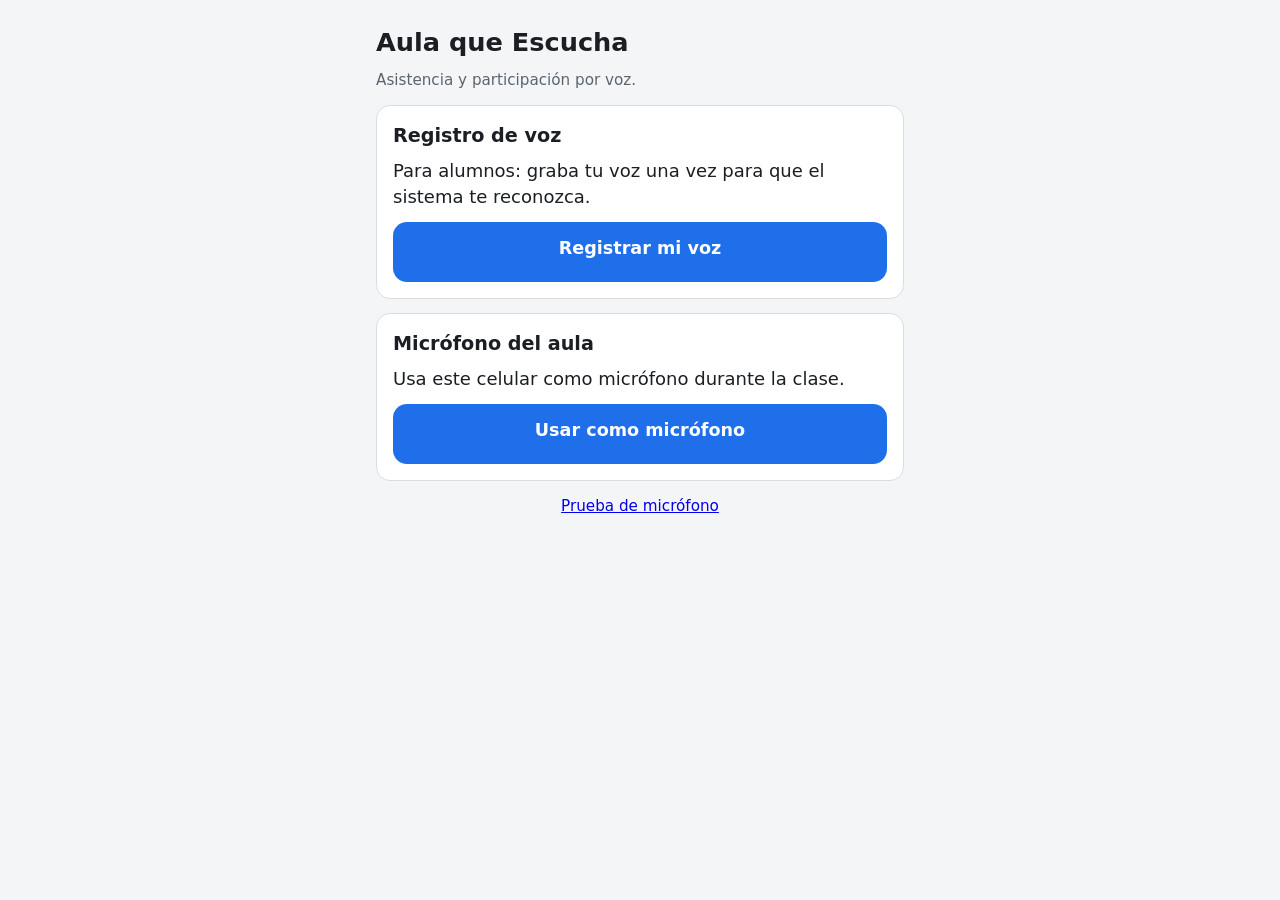
<file: static/index.html>
<!doctype html>
<html lang="es">
<head>
  <meta charset="utf-8">
  <meta name="viewport" content="width=device-width, initial-scale=1">
  <title>Aula que Escucha</title>
  <link rel="stylesheet" href="/static/css/estilo.css">
</head>
<body>
  <main>
    <h1>Aula que Escucha</h1>
    <p class="suave">Asistencia y participación por voz.</p>

    <div class="tarjeta">
      <h2>Registro de voz</h2>
      <p>Para alumnos: graba tu voz una vez para que el sistema te reconozca.</p>
      <a class="boton" href="/registro">Registrar mi voz</a>
    </div>

    <div class="tarjeta">
      <h2>Micrófono del aula</h2>
      <p>Usa este celular como micrófono durante la clase.</p>
      <a class="boton" href="/clase">Usar como micrófono</a>
    </div>
    <p class="suave centrado"><a href="/prueba-mic">Prueba de micrófono</a></p>
  </main>
</body>
</html>
</file>
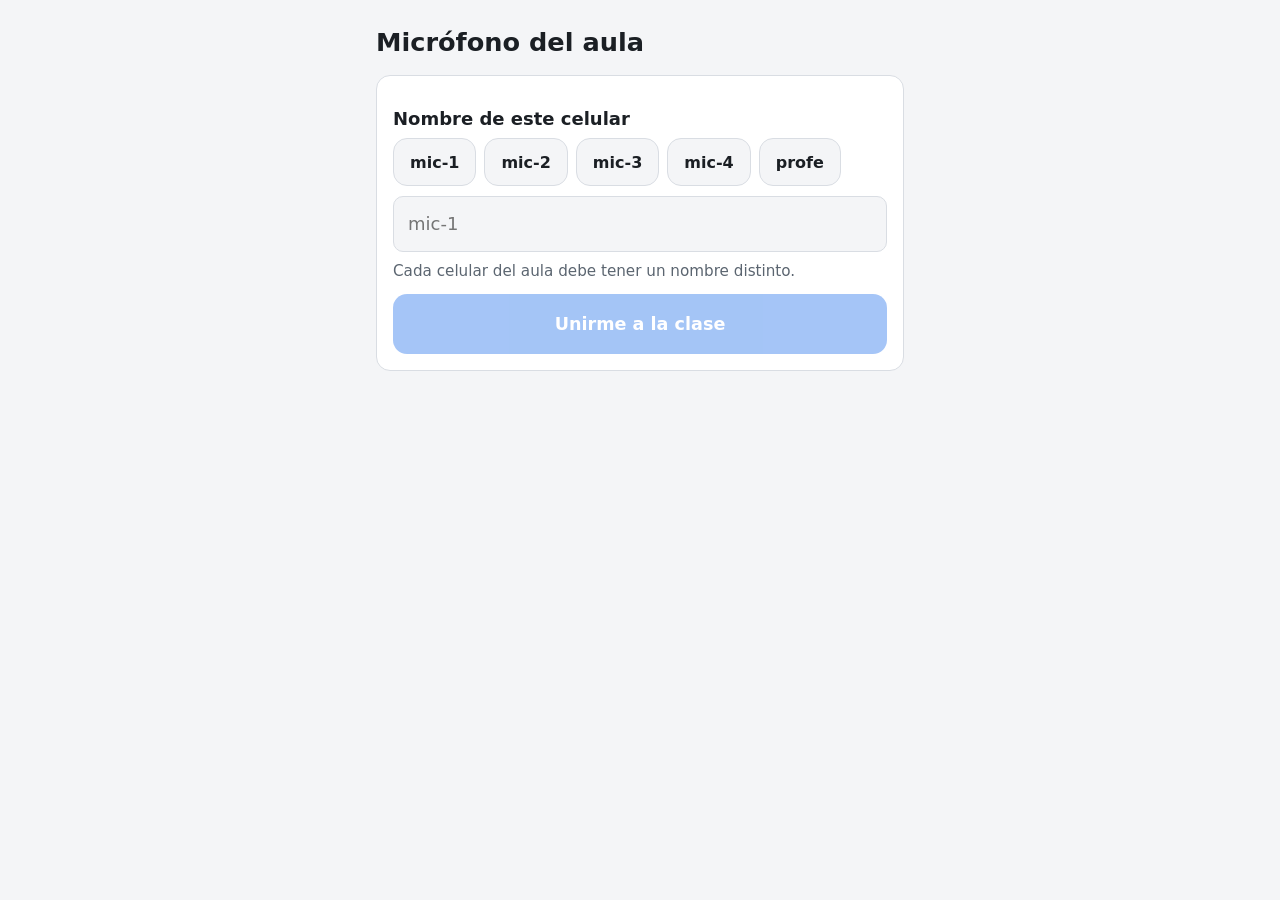
<file: static/clase.html>
<!doctype html>
<html lang="es">
<head>
  <meta charset="utf-8">
  <meta name="viewport" content="width=device-width, initial-scale=1">
  <title>Micrófono del aula · Aula que Escucha</title>
  <link rel="stylesheet" href="/static/css/estilo.css">
</head>
<body>
  <main>
    <p id="error-general" class="error oculto"></p>

    <!-- Paso 1: nombre del dispositivo -->
    <section id="paso-nombre">
      <h1>Micrófono del aula</h1>
      <div class="tarjeta">
        <label for="nombre">Nombre de este celular</label>
        <div id="sugerencias" class="chips"></div>
        <input id="nombre" type="text" autocomplete="off" autocapitalize="none" maxlength="20" placeholder="mic-1">
        <p class="suave">Cada celular del aula debe tener un nombre distinto.</p>
        <button id="unirme" disabled>Unirme a la clase</button>
      </div>
    </section>

    <!-- Paso 2: grabando -->
    <section id="paso-grabar" class="oculto">
      <div id="indicador" class="indicador espera">
        <div id="indicador-titulo">Esperando</div>
        <div id="indicador-texto" class="indicador-texto"></div>
      </div>
      <div class="tarjeta">
        <div class="fila-dato"><span class="suave">Celular</span><strong id="dato-nombre"></strong></div>
        <div class="fila-dato"><span class="suave">Clase</span><strong id="dato-sesion">—</strong></div>
        <div class="fila-dato"><span class="suave">Conexión</span><strong id="dato-conexion">—</strong></div>
        <div class="tiempo grande" id="tiempo">00:00:00</div>
        <div class="medidor"><div></div></div>
      </div>
      <div id="avisos"></div>
      <button id="cambiar" class="secundario">Cambiar nombre</button>
    </section>
  </main>
  <script type="module" src="/static/js/clase.js"></script>
</body>
</html>
</file>
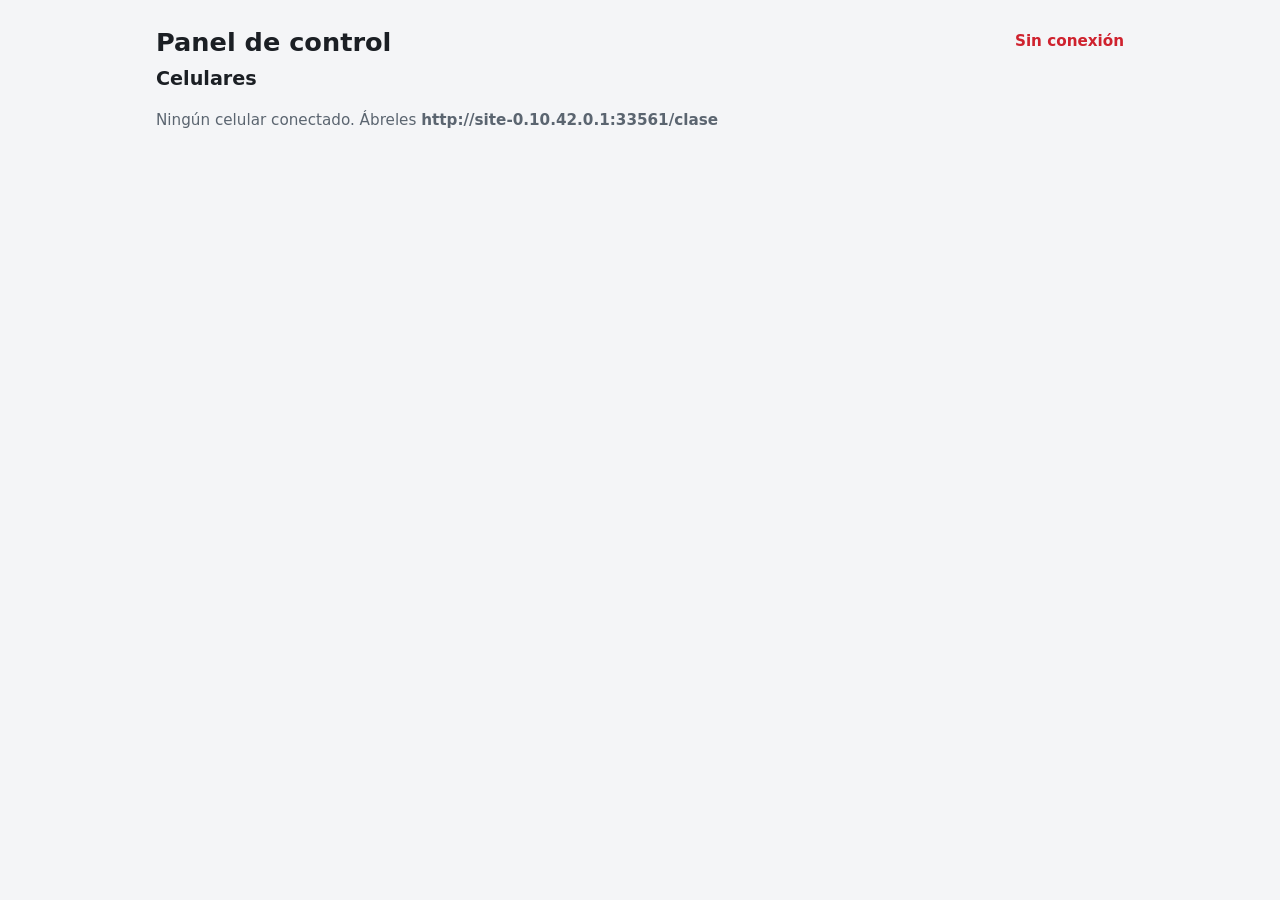
<file: static/control.html>
<!doctype html>
<html lang="es">
<head>
  <meta charset="utf-8">
  <meta name="viewport" content="width=device-width, initial-scale=1">
  <title>Panel de control · Aula que Escucha</title>
  <link rel="stylesheet" href="/static/css/estilo.css">
</head>
<body class="ancho">
  <main>
    <div class="cabecera-panel">
      <h1>Panel de control</h1>
      <span id="conexion-panel" class="estado mal">Conectando…</span>
    </div>
    <p id="error-general" class="error oculto"></p>

    <!-- Crear sesión -->
    <section id="crear" class="tarjeta oculto">
      <h2>Nueva sesión</h2>
      <div class="dos-columnas">
        <div>
          <label for="curso">Curso</label>
          <input id="curso" type="text" maxlength="60" placeholder="Redes de computadoras">
        </div>
        <div>
          <label for="tema">Tema</label>
          <input id="tema" type="text" maxlength="120" placeholder="Capa de transporte">
        </div>
      </div>
      <button id="btn-crear">Crear sesión</button>
    </section>

    <!-- Sesión activa -->
    <section id="sesion" class="tarjeta oculto">
      <div class="cabecera-panel">
        <div>
          <h2 id="ses-titulo"></h2>
          <p class="suave" id="ses-carpeta"></p>
        </div>
        <span id="ses-estado" class="insignia"></span>
      </div>
      <div class="tiempo grande" id="ses-tiempo">00:00:00</div>
      <p class="suave centrado" id="ses-total"></p>
      <div id="controles">
      <div class="botones-fila">
        <button id="btn-iniciar">▶ Iniciar grabación</button>
        <button id="btn-pausar" class="secundario">⏸ Pausar</button>
      </div>
      <div class="botones-fila">
        <input id="marca-etiqueta" type="text" maxlength="60" placeholder="Etiqueta de la marca (opcional)">
        <button id="btn-marca" class="secundario">✱ Marca</button>
      </div>
      <button id="btn-terminar" class="grabar">■ Terminar clase</button>
      </div>
    </section>

    <!-- Resultado al terminar -->
    <section id="resultado" class="tarjeta oculto">
      <h2>Comprobación de los archivos</h2>
      <table>
        <thead><tr><th>Dispositivo</th><th>Formato</th><th>Duración real</th><th>Esperada</th><th>Diferencia</th><th>Pausas</th><th>Huecos</th><th title="Audio en cero exacto: si es alto, el celular aplicó un filtro de ruido">Ceros</th></tr></thead>
        <tbody id="resultado-filas"></tbody>
      </table>
    </section>

    <!-- Reconocimiento de voz en vivo -->
    <section id="voz" class="tarjeta oculto">
      <div class="cabecera-panel">
        <h2>Asistencia por voz</h2>
        <span id="voz-presentes" class="insignia"></span>
      </div>
      <p id="voz-mensaje" class="suave"></p>
      <table>
        <thead><tr><th>Alumno</th><th>Estado</th><th>Desde</th><th>Veces</th><th title="Similitud más alta con su huella de voz">Similitud</th></tr></thead>
        <tbody id="voz-alumnos"></tbody>
      </table>
      <h3>Últimas voces</h3>
      <table>
        <thead><tr><th>Hora</th><th>Celular</th><th>Minuto</th><th>Quién</th><th>Similitud</th><th title="Tiempo que tardó en identificar desde que llegó el audio">Demora</th></tr></thead>
        <tbody id="voz-ultimos"></tbody>
      </table>
      <p id="voz-latencia" class="suave pequeño"></p>
    </section>

    <h2>Celulares</h2>
    <div id="dispositivos" class="rejilla"></div>
    <p id="sin-dispositivos" class="suave">Ningún celular conectado. Ábreles <strong id="url-clase"></strong></p>

    <section id="marcas" class="tarjeta oculto">
      <h2>Marcas</h2>
      <ol id="marcas-lista"></ol>
    </section>
  </main>
  <script type="module" src="/static/js/control.js"></script>
</body>
</html>
</file>
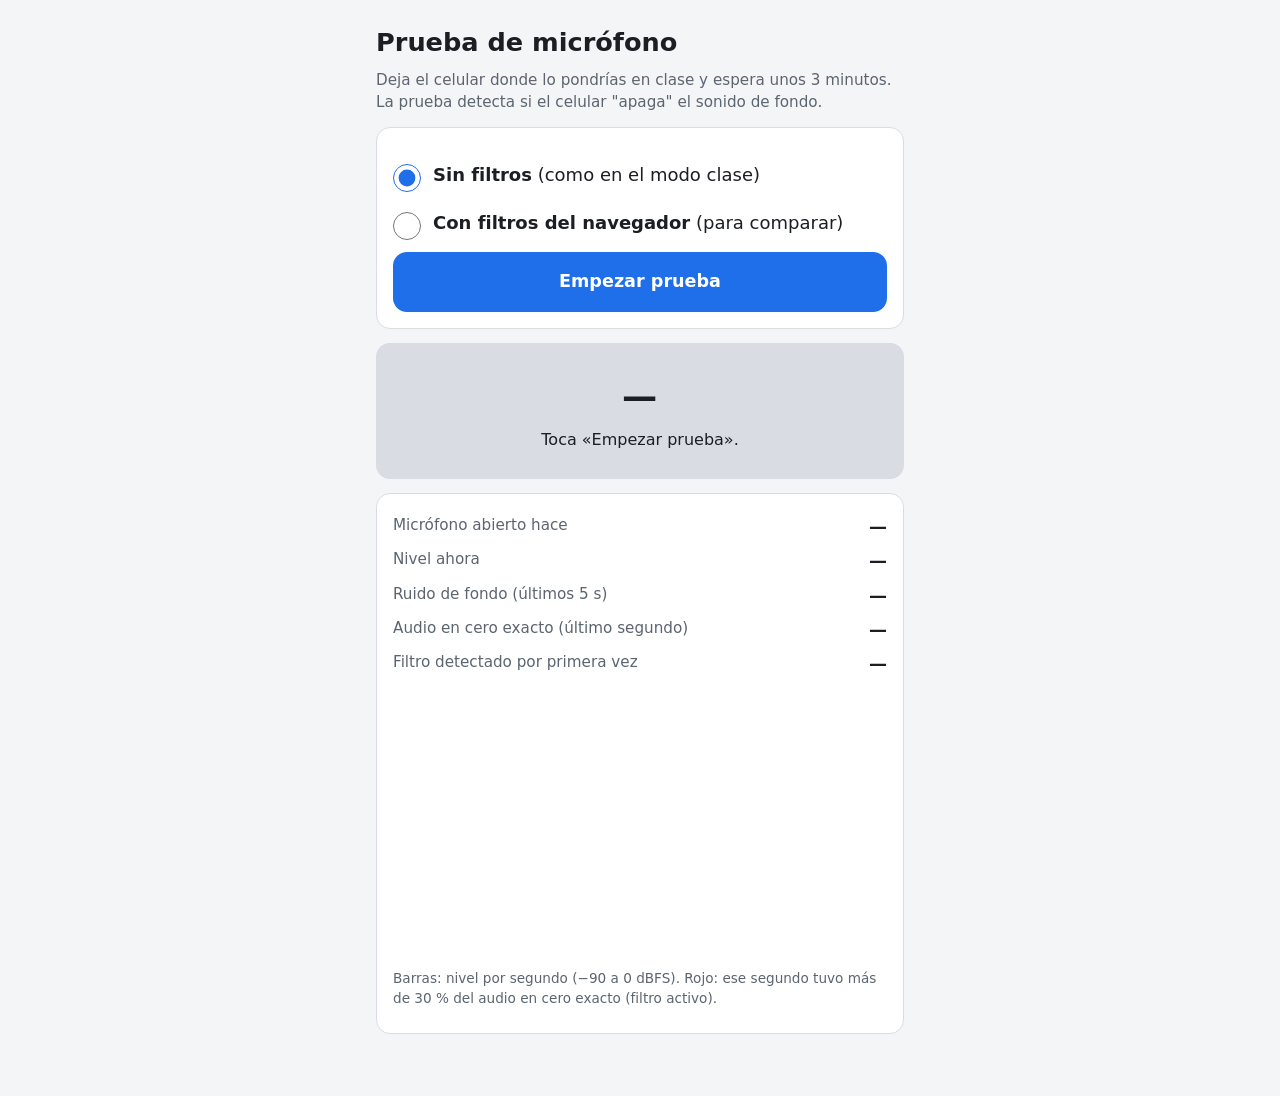
<file: static/prueba-mic.html>
<!doctype html>
<html lang="es">
<head>
  <meta charset="utf-8">
  <meta name="viewport" content="width=device-width, initial-scale=1">
  <title>Prueba de micrófono · Aula que Escucha</title>
  <link rel="stylesheet" href="/static/css/estilo.css">
</head>
<body>
  <main>
    <h1>Prueba de micrófono</h1>
    <p class="suave">Deja el celular donde lo pondrías en clase y espera unos 3 minutos. La prueba detecta si el celular "apaga" el sonido de fondo.</p>
    <p id="error-general" class="error oculto"></p>

    <div class="tarjeta">
      <label class="casilla"><input type="radio" name="modo" value="sin" checked><span><strong>Sin filtros</strong> (como en el modo clase)</span></label>
      <label class="casilla"><input type="radio" name="modo" value="con"><span><strong>Con filtros del navegador</strong> (para comparar)</span></label>
      <button id="empezar">Empezar prueba</button>
      <div class="botones-fila">
        <button id="reabrir" class="secundario oculto">Reabrir micrófono</button>
        <button id="detener" class="grabar oculto">Detener y enviar</button>
      </div>
    </div>

    <div id="indicador" class="indicador espera">
      <div id="indicador-titulo">—</div>
      <div id="indicador-texto" class="indicador-texto">Toca «Empezar prueba».</div>
    </div>

    <div class="tarjeta">
      <div class="fila-dato"><span class="suave">Micrófono abierto hace</span><strong id="dato-tiempo">—</strong></div>
      <div class="fila-dato"><span class="suave">Nivel ahora</span><strong id="dato-nivel">—</strong></div>
      <div class="fila-dato"><span class="suave">Ruido de fondo (últimos 5 s)</span><strong id="dato-fondo">—</strong></div>
      <div class="fila-dato"><span class="suave">Audio en cero exacto (último segundo)</span><strong id="dato-ceros">—</strong></div>
      <div class="fila-dato"><span class="suave">Filtro detectado por primera vez</span><strong id="dato-primera">—</strong></div>
      <canvas id="grafico" height="160" style="width:100%;margin-top:12px"></canvas>
      <p class="suave pequeño">Barras: nivel por segundo (−90 a 0 dBFS). Rojo: ese segundo tuvo más de 30 % del audio en cero exacto (filtro activo).</p>
      <p class="suave pequeño" id="dato-ajustes"></p>
    </div>
  </main>
  <script type="module" src="/static/js/prueba-mic.js"></script>
</body>
</html>
</file>
<file: static/css/estilo.css>
:root {
  --fondo: #f4f5f7;
  --tarjeta: #ffffff;
  --texto: #1b1f24;
  --suave: #5b6570;
  --borde: #d9dde3;
  --primario: #1f6feb;
  --primario-texto: #ffffff;
  --grabar: #d1242f;
  --ok: #1a7f37;
  --mal: #cf222e;
  --aviso-fondo: #fff8e1;
  --radio: 14px;
}
@media (prefers-color-scheme: dark) {
  :root {
    --fondo: #0f1216;
    --tarjeta: #1a1f26;
    --texto: #e8ebef;
    --suave: #9aa5b1;
    --borde: #2d3540;
    --primario: #4c8dff;
    --ok: #3fb950;
    --mal: #ff6b6b;
    --aviso-fondo: #2b2510;
  }
}

* { box-sizing: border-box; }
html { -webkit-text-size-adjust: 100%; }
body {
  margin: 0;
  background: var(--fondo);
  color: var(--texto);
  font: 18px/1.45 system-ui, -apple-system, "Segoe UI", Roboto, sans-serif;
}
main { max-width: 560px; margin: 0 auto; padding: 16px 16px 48px; }
h1 { font-size: 1.6rem; margin: 8px 0 4px; }
h2 { font-size: 1.2rem; margin: 0 0 8px; }
p { margin: 8px 0; }
.suave { color: var(--suave); font-size: 0.95rem; }
.oculto { display: none !important; }

.tarjeta {
  background: var(--tarjeta);
  border: 1px solid var(--borde);
  border-radius: var(--radio);
  padding: 16px;
  margin: 14px 0;
}

label { display: block; font-weight: 600; margin: 14px 0 6px; }
input[type="text"] {
  width: 100%;
  font: inherit;
  padding: 14px;
  border: 1px solid var(--borde);
  border-radius: 10px;
  background: var(--fondo);
  color: var(--texto);
}
.casilla { display: flex; gap: 12px; align-items: flex-start; font-weight: 400; margin-top: 18px; }
.casilla input { width: 28px; height: 28px; flex: none; margin: 2px 0 0; accent-color: var(--primario); }

button, .boton {
  display: block;
  width: 100%;
  min-height: 60px;
  margin: 12px 0 0;
  padding: 14px 18px;
  font: inherit;
  font-weight: 700;
  font-size: 1.1rem;
  text-align: center;
  text-decoration: none;
  border: 0;
  border-radius: var(--radio);
  background: var(--primario);
  color: var(--primario-texto);
  cursor: pointer;
  touch-action: manipulation;
}
button:disabled { opacity: 0.4; cursor: default; }
button.secundario { background: transparent; color: var(--primario); border: 2px solid var(--primario); }
button.grabar { background: var(--grabar); }
.boton.inactivo { background: var(--borde); color: var(--suave); pointer-events: none; }

.frase {
  font-size: 1.3rem;
  font-weight: 700;
  line-height: 1.35;
  padding: 18px;
  border-radius: var(--radio);
  background: var(--aviso-fondo);
  margin: 10px 0;
}

.toma-cabecera { display: flex; justify-content: space-between; align-items: center; }
.estado { font-weight: 700; font-size: 0.95rem; }
.estado.ok { color: var(--ok); }
.estado.mal { color: var(--mal); }
.mensaje { margin: 8px 0 0; font-size: 0.95rem; }
.mensaje.mal { color: var(--mal); }
audio { width: 100%; margin-top: 10px; }
.botones-fila { display: flex; gap: 10px; }
.botones-fila > * { flex: 1; }

.medidor { height: 22px; border-radius: 11px; background: var(--fondo); border: 1px solid var(--borde); overflow: hidden; margin-top: 12px; }
.medidor > div { height: 100%; width: 0; background: var(--ok); transition: width 80ms linear; }
.medidor.satura > div { background: var(--mal); }
.tiempo { font-variant-numeric: tabular-nums; font-size: 1.6rem; font-weight: 700; text-align: center; margin-top: 8px; }

.error { color: var(--mal); font-weight: 600; }
table { width: 100%; border-collapse: collapse; font-size: 0.9rem; margin-top: 8px; }
td, th { text-align: left; padding: 6px 4px; border-bottom: 1px solid var(--borde); }

/* ---------- modo clase (celular) ---------- */
.chips { display: flex; flex-wrap: wrap; gap: 8px; margin-bottom: 10px; }
button.chip {
  width: auto; min-height: 48px; margin: 0; padding: 8px 16px;
  font-size: 1rem; background: var(--fondo); color: var(--texto); border: 1px solid var(--borde);
}
.indicador {
  border-radius: var(--radio);
  padding: 28px 16px;
  margin: 8px 0 14px;
  text-align: center;
  background: var(--borde);
  color: var(--texto);
  transition: background 200ms;
}
#indicador-titulo { font-size: 2.2rem; font-weight: 800; letter-spacing: 0.02em; }
.indicador-texto { margin-top: 6px; font-size: 1rem; }
.indicador.grabando { background: var(--grabar); color: #fff; animation: latido 2s ease-in-out infinite; }
.indicador.pausa { background: #b7791f; color: #fff; }
.indicador.fin { background: var(--ok); color: #fff; }
.indicador.destello { background: #ffffff !important; color: #000 !important; animation: none; }
@keyframes latido { 50% { opacity: 0.82; } }
.fila-dato { display: flex; justify-content: space-between; gap: 12px; padding: 4px 0; }
.ok { color: var(--ok); }
.mal { color: var(--mal); }
.tiempo.grande { font-size: 2.6rem; }
.aviso { background: var(--aviso-fondo); border-radius: 10px; padding: 12px 14px; margin: 10px 0; font-weight: 600; }
.centrado { text-align: center; }
.pequeño { font-size: 0.85rem; margin-top: 6px; }

/* ---------- panel de control (laptop) ---------- */
body.ancho main { max-width: 1000px; }
.cabecera-panel { display: flex; justify-content: space-between; align-items: center; gap: 12px; }
.dos-columnas { display: grid; grid-template-columns: 1fr; gap: 0 16px; }
@media (min-width: 700px) { .dos-columnas { grid-template-columns: 1fr 1fr; } }
.botones-fila { align-items: stretch; }
.botones-fila input { margin-top: 12px; }
.insignia { padding: 6px 12px; border-radius: 999px; font-weight: 700; font-size: 0.9rem; background: var(--borde); white-space: nowrap; }
.insignia.grabando { background: var(--grabar); color: #fff; }
.insignia.pausada { background: #b7791f; color: #fff; }
.insignia.terminada { background: var(--ok); color: #fff; }
.rejilla { display: grid; grid-template-columns: repeat(auto-fill, minmax(230px, 1fr)); gap: 0 14px; }
.disp.apagado { opacity: 0.55; }
.punto-rec { display: inline-block; width: 10px; height: 10px; border-radius: 50%; background: var(--grabar); margin-right: 8px; animation: latido 1s infinite; }
.tarjeta table { display: block; overflow-x: auto; }
h3 { font-size: 1rem; margin: 18px 0 4px; }
</file>
